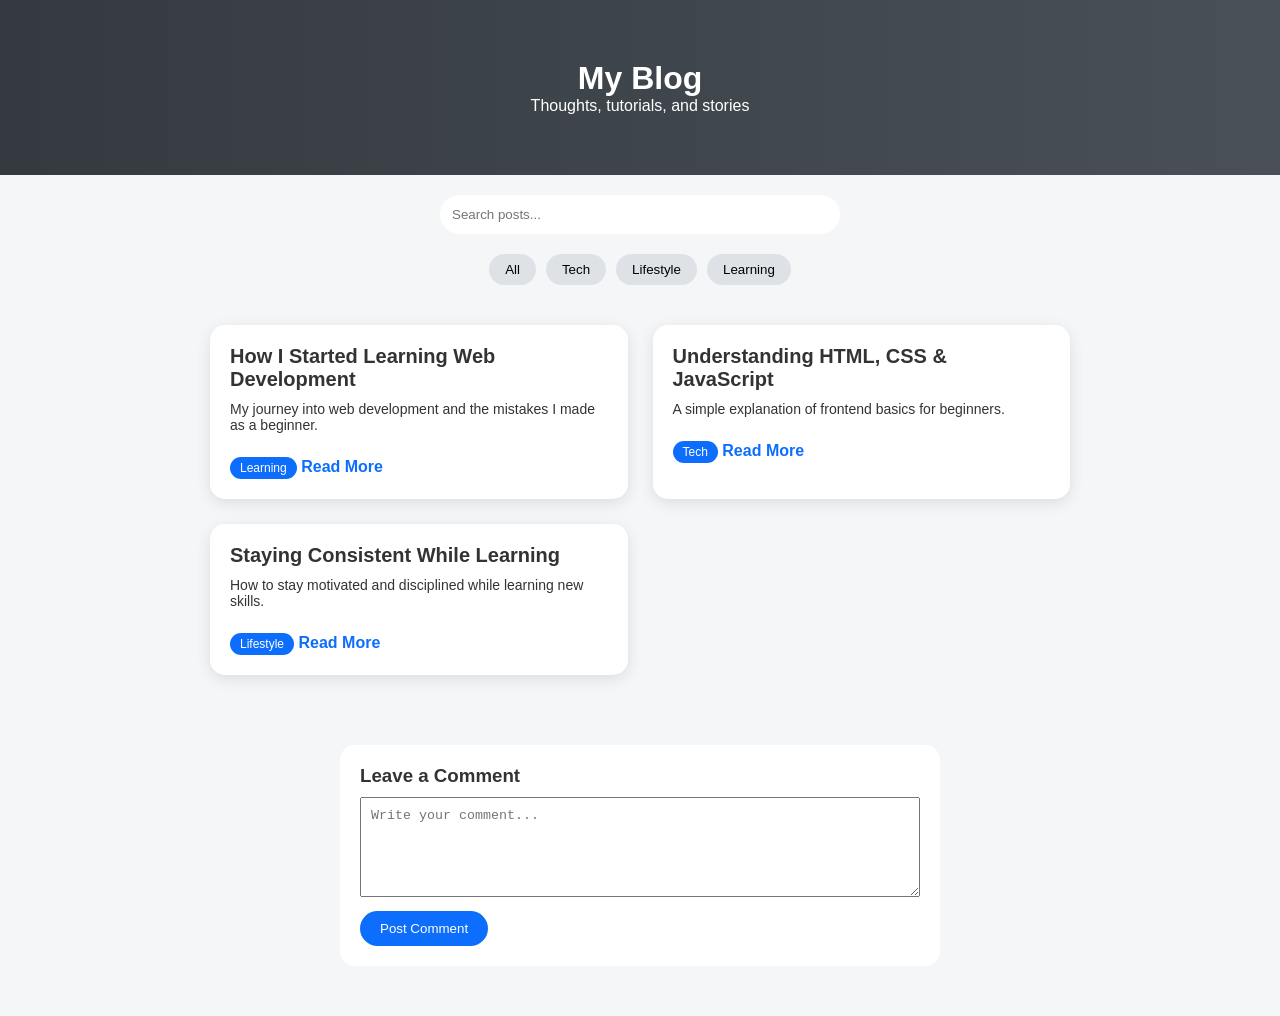
<file: index.html>
<!DOCTYPE html>
<html lang="en">
<head>
  <meta charset="UTF-8">
  <meta name="viewport" content="width=device-width, initial-scale=1.0">
  <title>My Blog</title>
  <link rel="stylesheet" href="style.css">
</head>
<body>

  <!-- BLOG HEADER -->
  <header class="blog-header">
    <h1>My Blog</h1>
    <p>Thoughts, tutorials, and stories</p>
  </header>

  <!-- SEARCH BAR -->
  <div class="search-box">
    <input type="text" id="searchInput" placeholder="Search posts...">
  </div>

  <!-- CATEGORIES -->
  <div class="categories">
    <button class="category-btn">All</button>
    <button class="category-btn">Tech</button>
    <button class="category-btn">Lifestyle</button>
    <button class="category-btn">Learning</button>
  </div>

  <!-- BLOG POSTS -->
  <main class="posts">

    <article class="post">
      <h2>How I Started Learning Web Development</h2>
      <p class="summary">
        My journey into web development and the mistakes I made as a beginner.
      </p>
      <span class="tag">Learning</span>
      <a href="#" class="read-more">Read More</a>
    </article>

    <article class="post">
      <h2>Understanding HTML, CSS & JavaScript</h2>
      <p class="summary">
        A simple explanation of frontend basics for beginners.
      </p>
      <span class="tag">Tech</span>
      <a href="#" class="read-more">Read More</a>
    </article>

    <article class="post">
      <h2>Staying Consistent While Learning</h2>
      <p class="summary">
        How to stay motivated and disciplined while learning new skills.
      </p>
      <span class="tag">Lifestyle</span>
      <a href="#" class="read-more">Read More</a>
    </article>

  </main>

  <!-- COMMENTS (OPTIONAL) -->
  <section class="comments">
    <h3>Leave a Comment</h3>
    <textarea placeholder="Write your comment..."></textarea>
    <button>Post Comment</button>
  </section>
  <script src="script.js"></script>
</body>
</html>
</file>
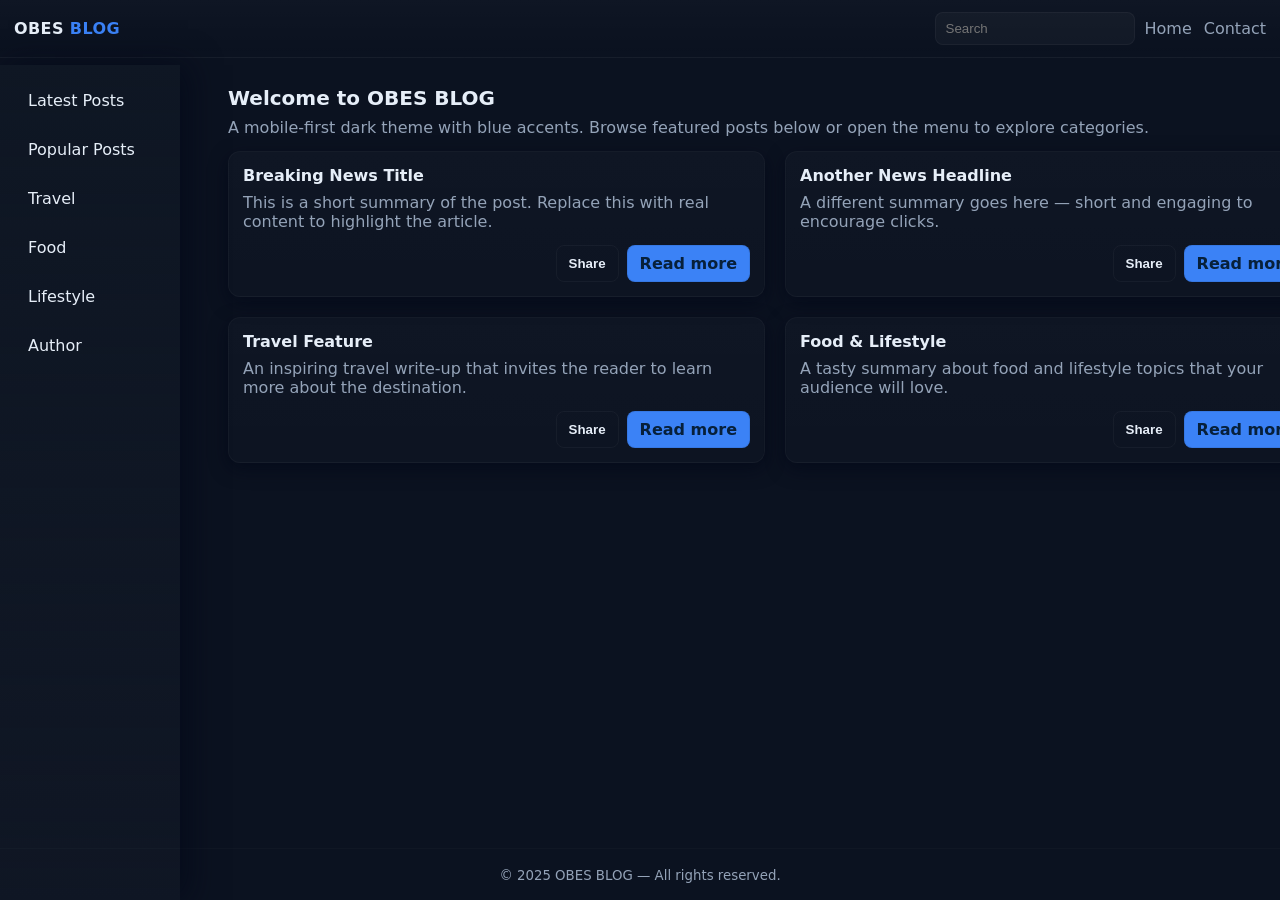
<file: practice/index.html>
<!DOCTYPE html>
<html lang="en">
<head>
  <meta charset="utf-8" />
  <meta name="viewport" content="width=device-width,initial-scale=1" />
  <title>OBES BLOG — Mobile First</title>
  <link rel="stylesheet" href="style.css" />
</head>
<body>
  <header class="site-header">
    <button class="hamburger" id="hamburger" aria-label="Open menu" aria-controls="sidebar" aria-expanded="false">
      <span class="hamburger-line"></span>
      <span class="hamburger-line"></span>
      <span class="hamburger-line"></span>
    </button>

    <div class="brand">OBES <span class="brand-accent">BLOG</span></div>

    <div class="header-actions">
      <input class="search" type="search" placeholder="Search" aria-label="Search site" />
      <nav class="top-nav" aria-label="Top navigation">
        <a href="index.html">Home</a>
        <a href="#contact">Contact</a>
      </nav>
    </div>
  </header>

  <!-- off-canvas sidebar -->
  <aside id="sidebar" class="sidebar" aria-hidden="true">
    <nav aria-label="Primary">
      <ul>
        <li><a href="post.html">Latest Posts</a></li>
        <li><a href="#">Popular Posts</a></li>
        <li><a href="#">Travel</a></li>
        <li><a href="#">Food</a></li>
        <li><a href="#">Lifestyle</a></li>
        <li><a href="#">Author</a></li>
      </ul>
    </nav>
  </aside>

  <!-- overlay for mobile when sidebar open -->
  <div id="overlay" class="overlay" tabindex="-1" hidden></div>

  <main class="main" id="main">
    <section class="intro">
      <h1>Welcome to <strong>OBES BLOG</strong></h1>
      <p>
        A mobile-first dark theme with blue accents. Browse featured posts below or open the menu to explore categories.
      </p>
    </section>

    <!-- cards grid: 1 column on mobile, 2 columns on desktop -->
    <section class="cards" aria-label="Featured posts">
      <article class="card">
        <h2 class="card-title">Breaking News Title</h2>
        <p class="card-excerpt">This is a short summary of the post. Replace this with real content to highlight the article.</p>
        <div class="card-actions">
          <button class="btn btn-ghost" aria-label="Share post 1">Share</button>
          <a class="btn btn-primary" href="post.html">Read more</a>
        </div>
      </article>

      <article class="card">
        <h2 class="card-title">Another News Headline</h2>
        <p class="card-excerpt">A different summary goes here — short and engaging to encourage clicks.</p>
        <div class="card-actions">
          <button class="btn btn-ghost" aria-label="Share post 2">Share</button>
          <a class="btn btn-primary" href="post.html">Read more</a>
        </div>
      </article>

      <article class="card">
        <h2 class="card-title">Travel Feature</h2>
        <p class="card-excerpt">An inspiring travel write-up that invites the reader to learn more about the destination.</p>
        <div class="card-actions">
          <button class="btn btn-ghost" aria-label="Share post 3">Share</button>
          <a class="btn btn-primary" href="post.html">Read more</a>
        </div>
      </article>

      <article class="card">
        <h2 class="card-title">Food & Lifestyle</h2>
        <p class="card-excerpt">A tasty summary about food and lifestyle topics that your audience will love.</p>
        <div class="card-actions">
          <button class="btn btn-ghost" aria-label="Share post 4">Share</button>
          <a class="btn btn-primary" href="post.html">Read more</a>
        </div>
      </article>
    </section>
  </main>

  <footer class="site-footer">
    <small>© 2025 OBES BLOG — All rights reserved.</small>
  </footer>

  <script>
    // Mobile-first sidebar toggle (accessible)
    (function () {
      const hamburger = document.getElementById('hamburger');
      const sidebar = document.getElementById('sidebar');
      const overlay = document.getElementById('overlay');

      function openMenu() {
        sidebar.classList.add('open');
        overlay.hidden = false;
        hamburger.setAttribute('aria-expanded', 'true');
        sidebar.setAttribute('aria-hidden', 'false');
        // trap focus if needed (simple approach)
        overlay.focus();
      }

      function closeMenu() {
        sidebar.classList.remove('open');
        overlay.hidden = true;
        hamburger.setAttribute('aria-expanded', 'false');
        sidebar.setAttribute('aria-hidden', 'true');
        hamburger.focus();
      }

      hamburger.addEventListener('click', function () {
        const expanded = this.getAttribute('aria-expanded') === 'true';
        if (expanded) closeMenu(); else openMenu();
      });

      overlay.addEventListener('click', closeMenu);
      overlay.addEventListener('keydown', function (e) {
        if (e.key === 'Escape') closeMenu();
      });

      // close on Escape anywhere
      document.addEventListener('keydown', function (e) {
        if (e.key === 'Escape' && sidebar.classList.contains('open')) closeMenu();
      });

      // on larger screens ensure sidebar is visible and overlay hidden
      function onResize() {
        if (window.matchMedia('(min-width: 900px)').matches) {
          sidebar.classList.remove('open');
          overlay.hidden = true;
          sidebar.setAttribute('aria-hidden', 'false');
          hamburger.setAttribute('aria-expanded', 'false');
        } else {
          sidebar.setAttribute('aria-hidden', 'true');
        }
      }

      window.addEventListener('resize', onResize);
      onResize();
    })();
  </script>
</body>
</html>
</file>
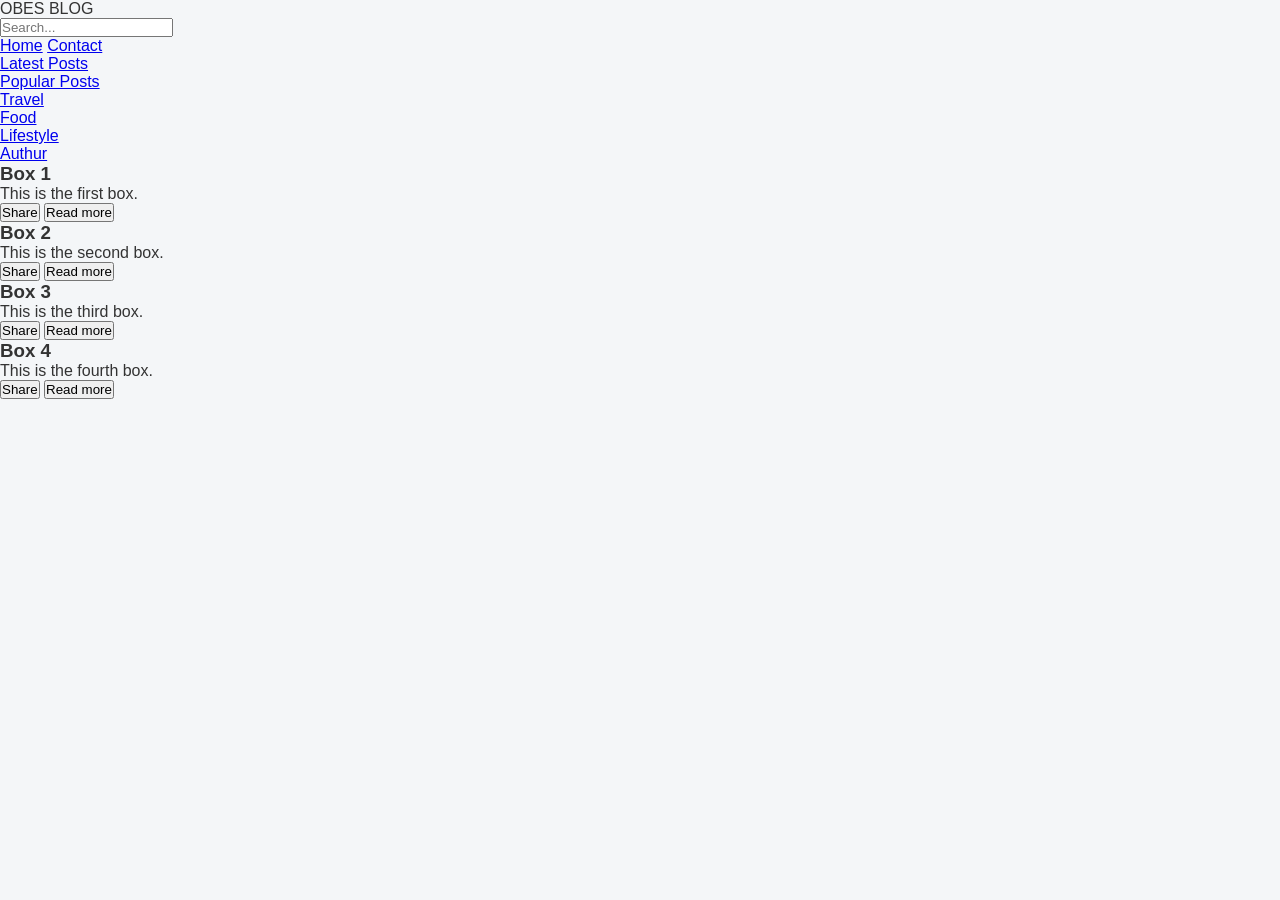
<file: post.html>
<!DOCTYPE html>
<html lang="en">
<head>
    <meta charset="UTF-8" />
    <meta name="viewport" content="width=device-width, initial-scale=1.0" />
    <title>OBES BLOG</title>

    <!-- Link external CSS -->
    <link rel="stylesheet" href="style.css">
</head>
<body>

    <header>
        <div class="logo">OBES BLOG</div>
        <input type="text" placeholder="Search..." class="search-bar" />
        <nav>
            <a href="index.html">Home</a>
            <a href="#contact">Contact</a>
        </nav>
    </header>

    <aside>
        <ul>
            <li><a href="#">Latest Posts</a></li>
            <li><a href="#">Popular Posts</a></li>
            <li><a href="#">Travel</a></li>
            <li><a href="#">Food</a></li>
            <li><a href="#">Lifestyle</a></li>
            <li><a href="#">Authur</a></li>
        </ul>
    </aside>

    <div class="container">

    <div class="box">
        <h3>Box 1</h3>
        <p>This is the first box.</p>
        <div class="box-buttons">
            <button class="share-btn">Share</button>
            <button class="read-btn">Read more</button>
        </div>
    </div>

    <div class="box">
        <h3>Box 2</h3>
        <p>This is the second box.</p>
        <div class="box-buttons">
            <button class="share-btn">Share</button>
            <button class="read-btn">Read more</button>
        </div>
    </div>

    <div class="box">
        <h3>Box 3</h3>
        <p>This is the third box.</p>
        <div class="box-buttons">
            <button class="share-btn">Share</button>
            <button class="read-btn">Read more</button>
        </div>
    </div>

    <div class="box">
        <h3>Box 4</h3>
        <p>This is the fourth box.</p>
        <div class="box-buttons">
            <button class="share-btn">Share</button>
            <button class="read-btn">Read more</button>
        </div>
    </div>

</div>
</body>
</html>
</file>
<file: style.css>
* {
  margin: 0;
  padding: 0;
  box-sizing: border-box;
}

body {
  font-family: Arial, sans-serif;
  background: #f4f6f8;
  color: #333;
}

/* HEADER */
.blog-header {
  text-align: center;
  padding: 60px 20px;
  background: linear-gradient(to right, #343a40, #495057);
  color: white;
}

/* SEARCH */
.search-box {
  text-align: center;
  margin: 20px;
}

.search-box input {
  width: 80%;
  max-width: 400px;
  padding: 12px;
  border-radius: 25px;
  border: none;
  outline: none;
}

/* CATEGORIES */
.categories {
  display: flex;
  justify-content: center;
  gap: 10px;
  flex-wrap: wrap;
  margin-bottom: 20px;
}

.category-btn {
  padding: 8px 16px;
  border: none;
  border-radius: 20px;
  background: #dee2e6;
  cursor: pointer;
}

/* POSTS */
.posts {
  max-width: 900px;
  margin: auto;
  padding: 20px;
  display: grid;
  grid-template-columns: repeat(auto-fit, minmax(280px, 1fr));
  gap: 25px;
}

.post {
  background: white;
  padding: 20px;
  border-radius: 15px;
  box-shadow: 0 4px 15px rgba(0,0,0,0.1);
}

.post h2 {
  font-size: 20px;
  margin-bottom: 10px;
}

.summary {
  font-size: 14px;
  margin-bottom: 10px;
}

.tag {
  display: inline-block;
  background: #0d6efd;
  color: white;
  padding: 4px 10px;
  border-radius: 12px;
  font-size: 12px;
}

.read-more {
  display: inline-block;
  margin-top: 15px;
  text-decoration: none;
  color: #0d6efd;
  font-weight: bold;
}

/* COMMENTS */
.comments {
  max-width: 600px;
  margin: 50px auto;
  padding: 20px;
  background: white;
  border-radius: 15px;
}

.comments textarea {
  width: 100%;
  height: 100px;
  margin: 10px 0;
  padding: 10px;
}

.comments button {
  padding: 10px 20px;
  background: #0d6efd;
  color: white;
  border: none;
  border-radius: 20px;
}
</file>
<file: practice/style.css>
/* -----------------------
   Mobile-first: Dark + Blue
   ----------------------- */

/* Color variables */
:root{
  --bg: #0b1220;         /* page background (dark) */
  --panel: #0f1724;      /* panels / cards */
  --muted: #94a3b8;      /* secondary text */
  --text: #e6eef8;       /* primary text */
  --accent: #3b82f6;     /* blue accent */
  --glass: rgba(255,255,255,0.03);
  --shadow: rgba(2,6,23,0.6);
}

/* Basic reset */
*{box-sizing:border-box}
html,body{height:100%}
body{
  margin:0;
  font-family:Inter, system-ui, Arial, sans-serif;
  background:var(--bg);
  color:var(--text);
  -webkit-font-smoothing:antialiased;
  display:flex;
  flex-direction:column;
  min-height:100vh;
}

/* SITE HEADER (mobile-first) */
.site-header{
  display:flex;
  align-items:center;
  justify-content:space-between;
  gap:12px;
  padding:12px 14px;
  background:linear-gradient(180deg, rgba(255,255,255,0.02), transparent);
  border-bottom:1px solid rgba(255,255,255,0.03);
  position:sticky;
  top:0;
  z-index:40;
}

/* hamburger */
.hamburger{
  width:42px;
  height:36px;
  display:inline-flex;
  align-items:center;
  justify-content:center;
  background:transparent;
  border:1px solid rgba(255,255,255,0.04);
  border-radius:8px;
  padding:6px;
  cursor:pointer;
  color:var(--text);
}
.hamburger:focus{outline:2px solid var(--accent)}
.hamburger-line{
  display:block;
  width:18px;
  height:2px;
  background:var(--text);
  margin:3px 0;
  border-radius:2px;
  opacity:0.9;
}

/* brand */
.brand{
  font-weight:700;
  letter-spacing:0.4px;
  font-size:16px;
}
.brand-accent{color:var(--accent)}

/* header actions: search + top nav */
.header-actions{
  display:flex;
  align-items:center;
  gap:10px;
}
.search{
  padding:8px 10px;
  border-radius:8px;
  border:1px solid rgba(255,255,255,0.04);
  background:var(--glass);
  color:var(--text);
  min-width:120px;
}
.top-nav{display:none} /* top nav hidden on smallest screens */

/* Sidebar (off-canvas on mobile) */
.sidebar{
  position:fixed;
  top:0;
  left:-280px; /* hidden by default */
  width:260px;
  height:100vh;
  padding:72px 18px 18px 18px; /* leave space for header */
  background:linear-gradient(180deg,var(--panel), rgba(255,255,255,0.02));
  box-shadow: 8px 0 30px var(--shadow);
  transition:left 260ms ease;
  z-index:45;
  overflow:auto;
}
.sidebar.open{ left:0 }
.sidebar nav ul{ list-style:none; padding:0; margin:0; display:flex; flex-direction:column; gap:14px }
.sidebar a{
  color:var(--text);
  text-decoration:none;
  padding:8px 10px;
  border-radius:8px;
  display:block;
}
.sidebar a:hover{ background:rgba(255,255,255,0.02); color:var(--accent) }

/* overlay when sidebar open */
.overlay{
  position:fixed;
  inset:0;
  background:rgba(2,6,23,0.6);
  z-index:42;
  opacity:1;
}

/* Main content */
.main{
  flex:1;
  padding:16px;
  width:100%;
  max-width:1200px;
  margin:0 auto;
  box-sizing:border-box;
}

/* intro section */
.intro h1{ margin:0 0 8px 0; font-size:20px }
.intro p{ margin:0 0 14px 0; color:var(--muted) }

/* cards grid (mobile first: 1 column) */
.cards{
  display:grid;
  grid-template-columns:1fr;
  gap:14px;
  margin-top:12px;
  padding-right: 50px;
}

/* card */
.card{
  background:linear-gradient(180deg, rgba(255,255,255,0.02), rgba(255,255,255,0.01));
  border:1px solid rgba(255,255,255,0.03);
  padding:14px;
  border-radius:12px;
  box-shadow:0 6px 18px rgba(2,6,23,0.6);
  display:flex;
  flex-direction:column;
  justify-content:space-between;
  min-height:120px;
}
.card-title{ margin:0 0 8px 0; font-size:16px }
.card-excerpt{ margin:0; color:var(--muted); flex:1 }

/* card actions aligned to bottom right */
.card-actions{
  display:flex;
  gap:8px;
  justify-content:flex-end;
  margin-top:14px;
}

/* buttons */
.btn{ padding:8px 12px; border-radius:8px; font-weight:600; text-decoration:none; border:0; cursor:pointer }
.btn-ghost{ background:transparent; color:var(--text); border:1px solid rgba(255,255,255,0.04) }
.btn-primary{ background:var(--accent); color:#07203a; border:1px solid rgba(0,0,0,0.08) }

/* footer */
.site-footer{
  padding:16px;
  text-align:center;
  color:var(--muted);
  border-top:1px solid rgba(255,255,255,0.02);
}

/* ------------------------
   Larger screens (desktop)
   mobile-first -> min-width queries
   ------------------------ */
@media (min-width: 700px){
  .hamburger{ display:none }       /* hide hamburger on larger screens */
  .search{ min-width:200px }
  .top-nav{ display:flex; gap:12px; align-items:center }
  .top-nav a{ color:var(--muted); text-decoration:none }
}

@media (min-width:900px){
  /* make sidebar visible as a fixed column on desktop */
  .sidebar{ left:0; top:65px; padding:18px; height:calc(100vh - 65px); width:180px; }
  .sidebar.open{ left:0 } /* always visible */

  /* main content shift to right of sidebar */
  .main{
    margin-left: 200px; /* accounts for sidebar width + gap */
    padding:28px;
  }

  /* cards become 2 columns */
  .cards{ grid-template-columns: repeat(2, 1fr); gap:20px }
}
</file>
